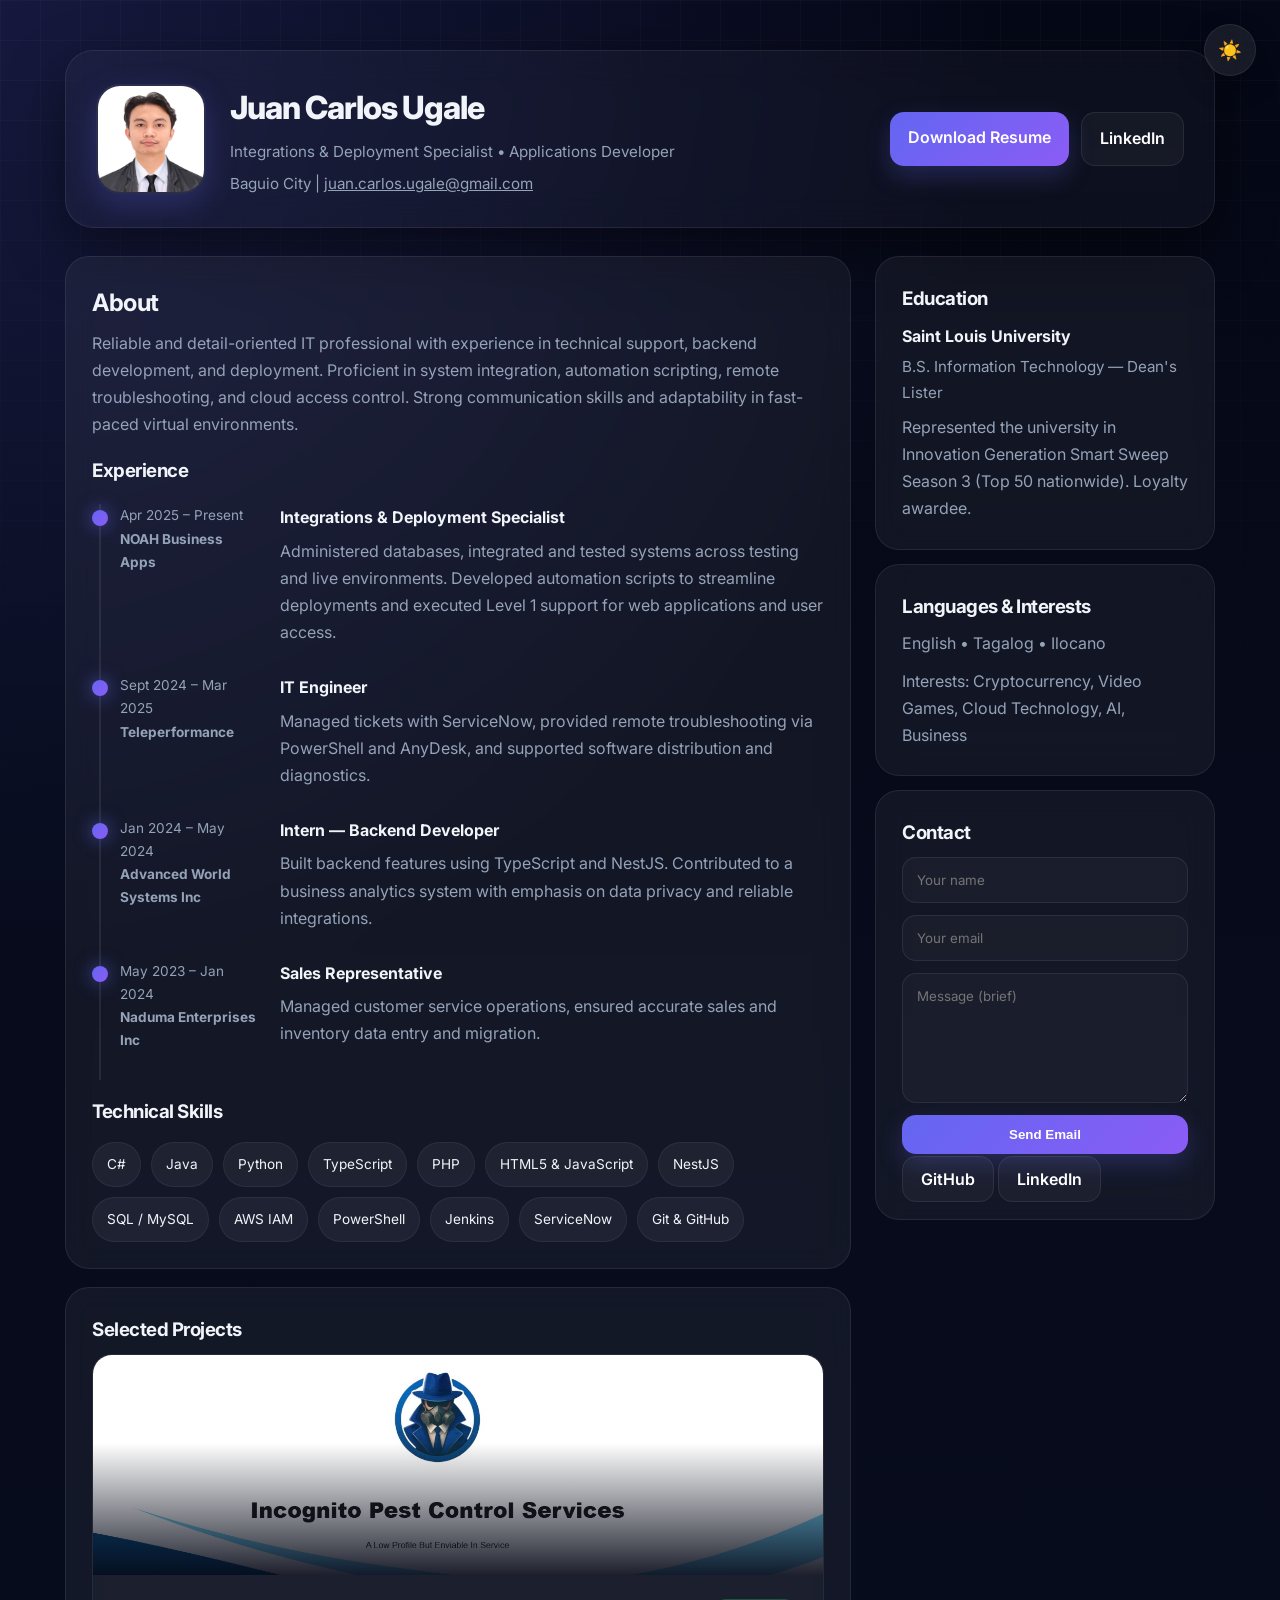
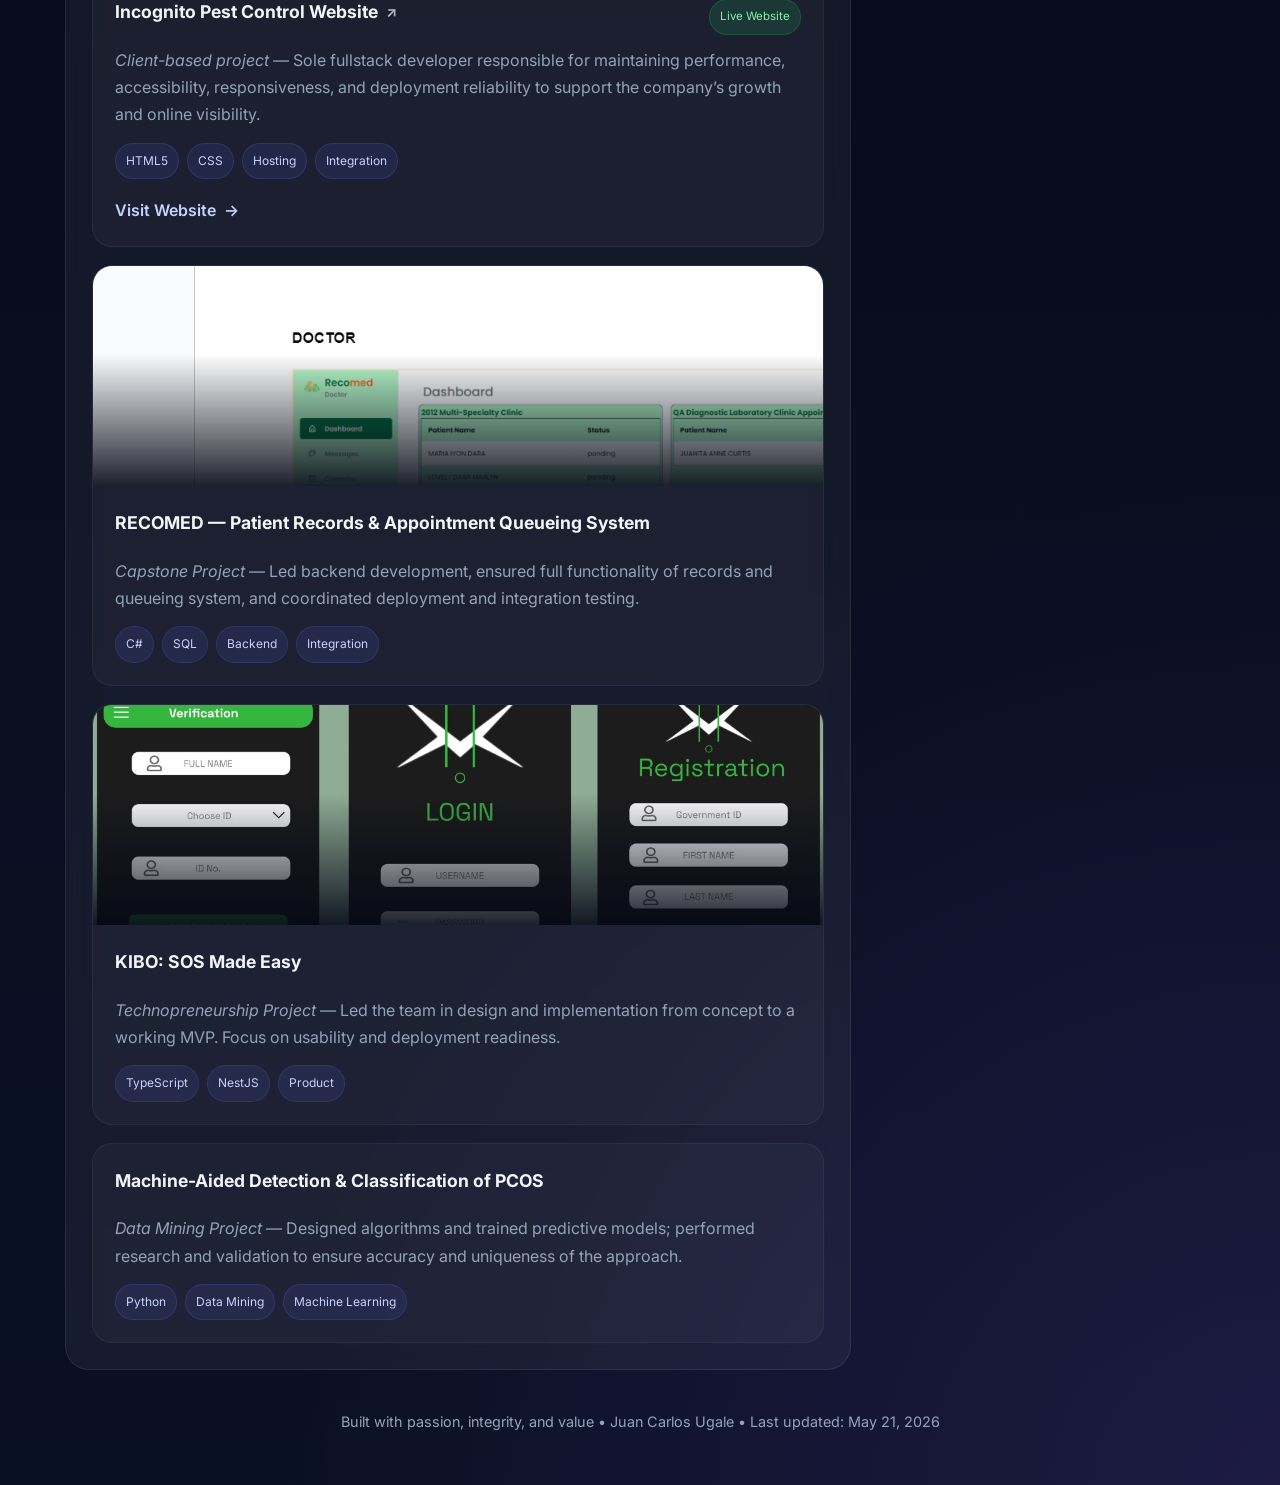
<file: index.html>
<!doctype html>
<html lang="en">
<head>
  <meta charset="utf-8">
  <meta name="viewport" content="width=device-width,initial-scale=1">
  <title>Juan Carlos Ugale — Portfolio</title>
  <meta name="description" content="Portfolio of Juan Carlos Ugale — Integrations & Deployment Specialist, Applications Developer">
  <link rel="stylesheet" href="styles.css">
</head>
<body>
  <button id="themeToggle" class="theme-toggle">
    ☀️
  </button>
  <div class="container">
    <header>
      <div class="avatar">
        <img src="profile.jpg" alt="Juan Carlos Ugale" />
      </div>
      <div>
        <h1>Juan Carlos Ugale</h1>
        <div class="sub">Integrations & Deployment Specialist • Applications Developer</div>
        <div class="sub" style="margin-top:6px">Baguio City | <a href="mailto:juan.carlos.ugale@gmail.com" style="color:inherit;text-decoration:underline">juan.carlos.ugale@gmail.com</a></div>
      </div>

      <div class="actions">
        <a class="btn" href="./Resume_JuanCarlosUgale.pdf" download>Download Resume</a>
        <a class="btn ghost" href="https://www.linkedin.com/in/juan-carlos-ugale-86aa08272/" target="_blank">LinkedIn</a>
      </div>
    </header>

    <main>
      <section>
        <div class="card intro">
          <h2 style="margin:0 0 6px">About</h2>
          <p>Reliable and detail-oriented IT professional with experience in technical support, backend development, and deployment. Proficient in system integration, automation scripting, remote troubleshooting, and cloud access control. Strong communication skills and adaptability in fast-paced virtual environments.</p>

          <div style="margin-top:16px">
            <h3 style="margin:0 0 8px">Experience</h3>
            <div class="timeline">

              <div class="job">
                <div class="meta">Apr 2025 – Present<br><strong>NOAH Business Apps</strong></div>
                <div>
                  <h4>Integrations & Deployment Specialist</h4>
                  <p>Administered databases, integrated and tested systems across testing and live environments. Developed automation scripts to streamline deployments and executed Level 1 support for web applications and user access.</p>
                </div>
              </div>

              <div class="job">
                <div class="meta">Sept 2024 – Mar 2025<br><strong>Teleperformance</strong></div>
                <div>
                  <h4>IT Engineer</h4>
                  <p>Managed tickets with ServiceNow, provided remote troubleshooting via PowerShell and AnyDesk, and supported software distribution and diagnostics.</p>
                </div>
              </div>

              <div class="job">
                <div class="meta">Jan 2024 – May 2024<br><strong>Advanced World Systems Inc</strong></div>
                <div>
                  <h4>Intern — Backend Developer</h4>
                  <p>Built backend features using TypeScript and NestJS. Contributed to a business analytics system with emphasis on data privacy and reliable integrations.</p>
                </div>
              </div>

              <div class="job">
                <div class="meta">May 2023 – Jan 2024<br><strong>Naduma Enterprises Inc</strong></div>
                <div>
                  <h4>Sales Representative</h4>
                  <p>Managed customer service operations, ensured accurate sales and inventory data entry and migration.</p>
                </div>
              </div>

            </div>
          </div>

          <div style="margin-top:16px">
            <h3 style="margin:0 0 8px">Technical Skills</h3>
            <div class="skills">
              <div class="skill">C#</div>
              <div class="skill">Java</div>
              <div class="skill">Python</div>
              <div class="skill">TypeScript</div>
              <div class="skill">PHP</div>
              <div class="skill">HTML5 & JavaScript</div>
              <div class="skill">NestJS</div>
              <div class="skill">SQL / MySQL</div>
              <div class="skill">AWS IAM</div>
              <div class="skill">PowerShell</div>
              <div class="skill">Jenkins</div>
              <div class="skill">ServiceNow</div>
              <div class="skill">Git & GitHub</div>
            </div>
          </div>

        </div>

        <div class="card" style="margin-top:18px">
          <h3 style="margin:0 0 8px">Selected Projects</h3>
          <div class="projects">

            <a 
              href="https://incognito-pestcontrol.com/" 
              target="_blank" 
              class="proj featured-project"
            >
              <div class="project-preview">
                <img src="incognito-preview.jpg" alt="Incognito Pest Control Website">
              </div>

              <div class="project-content">
                <div class="project-top">
                  <h5>
                    Incognito Pest Control Website
                    <span class="external-icon">↗</span>
                  </h5>

                  <span class="visit-pill">Live Website</span>
                </div>

                <p>
                  <em>Client-based project</em> — Sole fullstack developer responsible for maintaining performance, accessibility, responsiveness, and deployment reliability to support the company’s growth and online visibility.
                </p>

                <div class="tags">
                  <span class="tag">HTML5</span>
                  <span class="tag">CSS</span>
                  <span class="tag">Hosting</span>
                  <span class="tag">Integration</span>
                </div>

                <div class="visit-link">
                  Visit Website
                  <span>→</span>
                </div>
              </div>
            </a>

            <a 
              target="_blank" 
              class="proj featured-project"
            >
              <div class="project-preview">
                <img src="IT-Proj-preview.jpg" alt="RECOMED IT Project">
              </div>

              <div class="project-content">
                <div class="project-top">
                  <h5>
                    RECOMED — Patient Records & Appointment Queueing System
                  </h5>
                </div>

                <p>
                  <em>Capstone Project</em> — Led backend development, ensured full functionality of records and queueing system, and coordinated deployment and integration testing.
                </p>

                <div class="tags">
                  <span class="tag">C#</span>
                  <span class="tag">SQL</span>
                  <span class="tag">Backend</span>
                  <span class="tag">Integration</span>
                </div>
              </div>
            </a>

            <a 
              target="_blank" 
              class="proj featured-project"
            >
              <div class="project-preview">
                <img src="KIBO-preview.jpg" alt="RECOMED IT Project">
              </div>

              <div class="project-content">
                <div class="project-top">
                  <h5>
                    KIBO: SOS Made Easy
                  </h5>
                </div>

                <p>
                  <em>Technopreneurship Project</em> — Led the team in design and implementation from concept to a working MVP. Focus on usability and deployment readiness.
                </p>

                <div class="tags">
                  <span class="tag">TypeScript</span>
                  <span class="tag">NestJS</span>
                  <span class="tag">Product</span>
                </div>
              </div>
            </a>

            <a 
              target="_blank" 
              class="proj featured-project"
            >
              <div class="project-content">
                <div class="project-top">
                  <h5>
                    Machine-Aided Detection & Classification of PCOS
                  </h5>
                </div>

                <p>
                  <em>Data Mining Project</em> — Designed algorithms and trained predictive models; performed research and validation to ensure accuracy and uniqueness of the approach.
                </p>

                <div class="tags">
                  <span class="tag">Python</span>
                  <span class="tag">Data Mining</span>
                  <span class="tag">Machine Learning</span>
                </div>
              </div>
            </a>
          </div>
        </div>

      </section>

      <aside>
        <div class="card">
          <h3 style="margin:0 0 8px">Education</h3>
          <div>
            <strong>Saint Louis University</strong>
            <div class="sub">B.S. Information Technology — Dean's Lister</div>
            <p style="color:var(--muted);margin-top:8px">Represented the university in Innovation Generation Smart Sweep Season 3 (Top 50 nationwide). Loyalty awardee.</p>
          </div>
        </div>

        <div class="card" style="margin-top:14px">
          <h3 style="margin:0 0 8px">Languages & Interests</h3>
          <div style="color:var(--muted)">English • Tagalog • Ilocano</div>
          <div style="margin-top:10px;color:var(--muted)">Interests: Cryptocurrency, Video Games, Cloud Technology, AI, Business</div>
        </div>

        <div class="card contact" style="margin-top:14px">
          <h3 style="margin:0 0 8px">Contact</h3>
          <form action="https://formspree.io/f/mkgqlgqj" method="POST">
            <input type="text" name="name" placeholder="Your name" required>
            <input type="email" name="email" placeholder="Your email" required>
            <textarea name="message" placeholder="Message (brief)" required></textarea>
            <button class="btn" type="submit">Send Email</button>
          </form>

          <div style="margin-top:12px">
            <a class="btn ghost" href="https://github.com/juantoo3" target="_blank">GitHub</a>
            <a class="btn ghost" href="https://www.linkedin.com/in/juan-carlos-ugale-86aa08272/" target="_blank">LinkedIn</a>
          </div>
        </div>

      </aside>
    </main>

    <footer>
      Built with passion, integrity, and value • Juan Carlos Ugale • Last updated: May 21, 2026
    </footer>
  </div>

  <script>
  
  const toggleBtn = document.getElementById('themeToggle');

  function setTheme(mode){

    if(mode === 'light'){
      document.body.classList.add('light-mode');
      toggleBtn.innerHTML = '🌙';
    }
    else{
      document.body.classList.remove('light-mode');
      toggleBtn.innerHTML = '☀️';
    }

    localStorage.setItem('theme', mode);
  }

  const savedTheme = localStorage.getItem('theme');

  if(savedTheme){
    setTheme(savedTheme);
  }

  toggleBtn.addEventListener('click', () => {

    const isLight = document.body.classList.contains('light-mode');

    if(isLight){
      setTheme('dark');
    }
    else{
      setTheme('light');
    }

  });

  const reveals = document.querySelectorAll('.card, .proj, .job');

  const observer = new IntersectionObserver(entries => {
    entries.forEach(entry => {
      if(entry.isIntersecting){
        entry.target.classList.add('active');
      }
    });
  },{
    threshold:0.1
  });

  reveals.forEach(el=>{
    el.classList.add('reveal');
    observer.observe(el);
  });
</script>
  
</body>
</html>
</file>
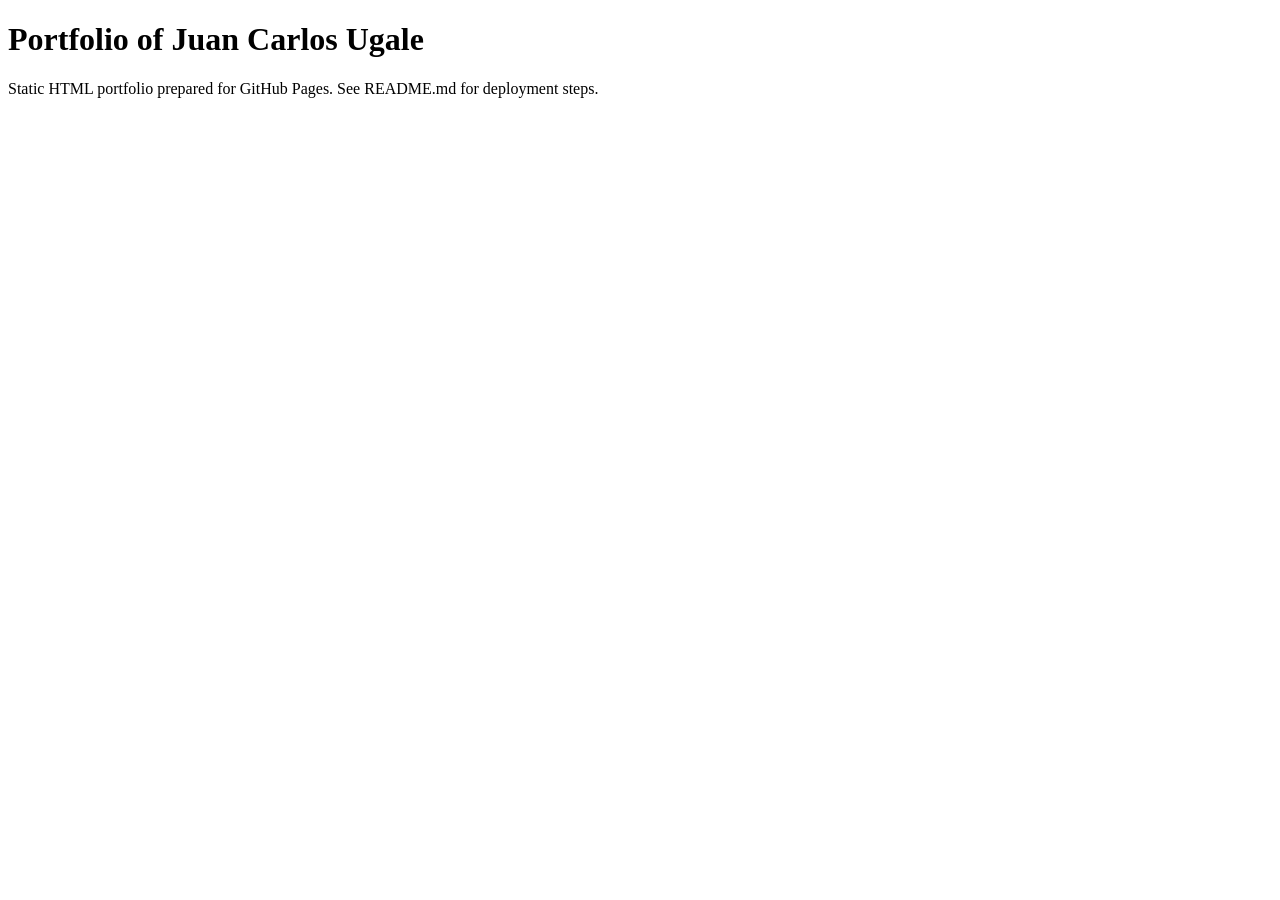
<file: Portfolio_JuanCarlos_Ugale.html>
<!doctype html>
<!-- Simplified header for brevity -->
<html lang="en"><head><meta charset="utf-8"><title>Juan Carlos Ugale Portfolio</title></head><body>
<h1>Portfolio of Juan Carlos Ugale</h1>
<p>Static HTML portfolio prepared for GitHub Pages. See README.md for deployment steps.</p>
</body></html>
</file>
<file: styles.css>
@import url('https://fonts.googleapis.com/css2?family=Inter:wght@400;500;600;700;800&display=swap');
    
    :root{

      /* DARK MODE DEFAULT */
      --bg:#050816;
      --bg2:#0a1024;

      --card:rgba(255,255,255,0.05);
      --border:rgba(255,255,255,0.08);

      --text:#f1f5f9;
      --muted:#94a3b8;

      --accent:#6366f1;
      --accent2:#8b5cf6;

      --shadow:rgba(0,0,0,.35);
    }

    /* LIGHT MODE */
    body.light-mode{
		
      --bg:#eef2ff;
      --bg2:#ffffff;

      --card:rgba(255,255,255,0.75);
      --border:rgba(15,23,42,0.08);

      --text:#0f172a;
      --muted:#475569;

      --accent:#4f46e5;
      --accent2:#7c3aed;

      --shadow:rgba(15,23,42,.08);
    }
    
    body.light-mode .card{
      backdrop-filter:blur(20px);
      background:rgba(255,255,255,.65);
    }

	body.light-mode .card,
    body.light-mode .proj{
      border:1px solid rgba(15,23,42,.08);
    }

    body.light-mode::before{
      opacity:.25;
    }
    
    *{
      margin:0;
      padding:0;
      box-sizing:border-box;
      transition:
      background-color .35s ease,
      border-color .35s ease,
      color .35s ease,
      box-shadow .35s ease;
    }
    
    html{
      scroll-behavior:smooth;
    }
    
    body{
      font-family:'Inter',sans-serif;
      background:
        radial-gradient(circle at top left, rgba(99,102,241,.18), transparent 30%),
        radial-gradient(circle at bottom right, rgba(139,92,246,.15), transparent 30%),
        linear-gradient(180deg,var(--bg),var(--bg2));
      color:var(--text);
      line-height:1.7;
      overflow-x:hidden;
    }
    
    /* animated background glow */
    body::before{
      content:'';
      position:fixed;
      inset:0;
      background-image:
        linear-gradient(rgba(255,255,255,.03) 1px, transparent 1px),
        linear-gradient(90deg, rgba(255,255,255,.03) 1px, transparent 1px);
      background-size:40px 40px;
      mask-image:linear-gradient(to bottom, rgba(0,0,0,.8), transparent);
      pointer-events:none;
    }
    
    .theme-toggle{
      position:fixed;
      top:24px;
      right:24px;
      width:52px;
      height:52px;
      border:none;
      border-radius:50%;
      cursor:pointer;
      z-index:9999;

      font-size:1.2rem;

      background:rgba(255,255,255,.08);
      backdrop-filter:blur(12px);

      color:white;

      border:1px solid rgba(255,255,255,.08);

      box-shadow:0 10px 30px rgba(0,0,0,.2);

      transition:.35s ease;
    }

    .theme-toggle:hover{
      transform:translateY(-4px) rotate(8deg);
    }

    body.light-mode .theme-toggle{
      background:white;
      color:#111827;
      border:1px solid rgba(0,0,0,.08);
    }
    
    .container{
      width:min(1150px, calc(100% - 40px));
      margin:auto;
      padding:50px 0;
    }
    
    header{
      display:flex;
      align-items:center;
      gap:24px;
      padding:30px;
      border:1px solid var(--border);
      background:rgba(255,255,255,0.03);
      backdrop-filter:blur(18px);
      border-radius:28px;
      box-shadow:0 20px 60px rgba(0,0,0,.45);
    }
    
    .avatar{
      width:110px;
      height:110px;
      border-radius:24px;
      overflow:hidden;
      border:2px solid rgba(255,255,255,.08);
      box-shadow:0 10px 30px rgba(99,102,241,.25);
      flex-shrink:0;
    }
    
    .avatar img{
      width:100%;
      height:100%;
      object-fit:cover;
    }
    
    h1{
      font-size:2rem;
      font-weight:800;
      letter-spacing:-1px;
    }
    
    .sub{
      color:var(--muted);
      font-size:.95rem;
      margin-top:4px;
    }
    
    .actions{
      margin-left:auto;
      display:flex;
      gap:12px;
    }
    
    .btn{
      position:relative;
      overflow:hidden;
      padding:12px 18px;
      border-radius:14px;
      border:none;
      text-decoration:none;
      color:white;
      font-weight:600;
      transition:.3s ease;
      background:linear-gradient(135deg,var(--accent),var(--accent2));
      box-shadow:0 10px 24px rgba(99,102,241,.25);
    }
    
    .btn:hover{
      transform:translateY(-3px);
      box-shadow:0 16px 30px rgba(99,102,241,.35);
    }
    
    .btn.ghost{
      background:rgba(255,255,255,.04);
      border:1px solid var(--border);
      box-shadow:none;
    }
    
    main{
      display:grid;
      grid-template-columns:1fr 340px;
      gap:24px;
      margin-top:28px;
    }
    
    .card{
      background:var(--card);
      border:1px solid var(--border);
      backdrop-filter:blur(14px);
      border-radius:24px;
      padding:26px;
      transition:.35s ease;
    }
    
    .card:hover{
      transform:translateY(-4px);
      border-color:rgba(99,102,241,.25);
    }
    
    h2,h3{
      margin-bottom:14px;
      letter-spacing:-.5px;
    }
    
    .intro p,
    .job p,
    .proj p{
      color:var(--muted);
    }
    
    .timeline{
      position:relative;
      margin-top:18px;
    }
    
    .timeline::before{
      content:'';
      position:absolute;
      left:7px;
      top:0;
      width:2px;
      height:100%;
      background:rgba(255,255,255,.08);
    }
    
    .job{
      position:relative;
      display:flex;
      gap:20px;
      padding-left:28px;
      padding-bottom:28px;
    }
    
    .job::before{
      content:'';
      position:absolute;
      left:0;
      top:6px;
      width:16px;
      height:16px;
      border-radius:50%;
      background:linear-gradient(135deg,var(--accent),var(--accent2));
      box-shadow:0 0 18px rgba(99,102,241,.7);
    }
    
    .meta{
      min-width:140px;
      font-size:.85rem;
      color:var(--muted);
    }
    
    .job h4{
      font-size:1rem;
      margin-bottom:6px;
    }
    
    .skills{
      display:flex;
      flex-wrap:wrap;
      gap:10px;
      margin-top:14px;
    }
    
    .skill{
      padding:10px 14px;
      border-radius:999px;
      background:rgba(255,255,255,.05);
      border:1px solid rgba(255,255,255,.06);
      font-size:.85rem;
      transition:.3s ease;
    }
    
    .skill:hover{
      transform:translateY(-3px);
      background:rgba(99,102,241,.15);
      border-color:rgba(99,102,241,.25);
    }
    
    .projects{
      display:grid;
      gap:18px;
    }
    
    .proj{
      padding:22px;
      border-radius:20px;
      background:rgba(255,255,255,.03);
      border:1px solid rgba(255,255,255,.05);
      transition:.35s ease;
    }
    
    .proj:hover{
      transform:translateY(-6px);
      border-color:rgba(99,102,241,.35);
      box-shadow:0 18px 40px rgba(0,0,0,.35);
    }
    
    .proj h5{
      font-size:1.05rem;
      margin-bottom:10px;
    }
    
    .proj a{
      color:white;
      text-decoration:none;
    }
    
    .project-preview::after{
      content:'';
      position:absolute;
      inset:0;
      background:linear-gradient(
        to top,
        rgba(5,8,22,.9),
        transparent 60%
      );
    }
    
    .featured-project{
      display:block;
      text-decoration:none;
      color:inherit;
      overflow:hidden;
      padding:0;
      cursor:pointer;
      transition:.4s ease;
    }

    .featured-project:hover{
      transform:translateY(-8px);
      box-shadow:
        0 20px 50px rgba(0,0,0,.45),
        0 0 30px rgba(99,102,241,.15);
    }

    .project-preview{
      position:relative;
      overflow:hidden;
      height:220px;
    }

    .project-preview img{
      width:100%;
      height:100%;
      object-fit:cover;
      transition:transform .6s ease;
    }

    .featured-project:hover .project-preview img{
      transform:scale(1.05);
    }

    .project-content{
      padding:22px;
    }

    .project-top{
      display:flex;
      align-items:center;
      justify-content:space-between;
      gap:12px;
      margin-bottom:10px;
    }

    .project-top h5{
      display:flex;
      align-items:center;
      gap:8px;
      font-size:1.1rem;
    }

    .external-icon{
      font-size:.9rem;
      opacity:.7;
      transition:.3s ease;
    }

    .featured-project:hover .external-icon{
      transform:translate(3px,-3px);
      opacity:1;
    }

    .visit-pill{
      font-size:.72rem;
      padding:7px 10px;
      border-radius:999px;
      background:rgba(34,197,94,.15);
      color:#86efac;
      border:1px solid rgba(34,197,94,.2);
      white-space:nowrap;
    }

    .visit-link{
      margin-top:18px;
      display:flex;
      align-items:center;
      gap:8px;
      color:#c7d2fe;
      font-weight:600;
    }

    .visit-link span{
      transition:transform .3s ease;
    }

    .featured-project:hover .visit-link span{
      transform:translateX(4px);
    }
    
    .tags{
      display:flex;
      flex-wrap:wrap;
      gap:8px;
      margin-top:14px;
    }
    
    .tag{
      font-size:.75rem;
      padding:7px 10px;
      border-radius:999px;
      background:rgba(99,102,241,.12);
      color:#c7d2fe;
      border:1px solid rgba(99,102,241,.2);
    }
    
    aside{
      position:sticky;
      top:24px;
      height:fit-content;
    }
    
    .contact form{
      display:flex;
      flex-direction:column;
      gap:12px;
    }
    
    input,
    textarea{
      background:rgba(255,255,255,.03);
      border:1px solid rgba(255,255,255,.08);
      padding:14px;
      border-radius:14px;
      color:white;
      font-family:inherit;
      transition:.25s ease;
    }
    
    input:focus,
    textarea:focus{
      outline:none;
      border-color:rgba(99,102,241,.5);
      box-shadow:0 0 0 4px rgba(99,102,241,.12);
    }
    
    textarea{
      min-height:130px;
      resize:vertical;
    }
    
    footer{
      text-align:center;
      margin-top:40px;
      color:var(--muted);
      font-size:.9rem;
    }
    
    /* reveal animation */
    .reveal{
      opacity:0;
      transform:translateY(30px);
      transition:all .8s ease;
    }
    
    .reveal.active{
      opacity:1;
      transform:translateY(0);
    }
    
    @media(max-width:980px){
    
      main{
        grid-template-columns:1fr;
      }
    
      aside{
        position:relative;
        top:0;
      }
    
      header{
        flex-direction:column;
        align-items:flex-start;
      }
    
      .actions{
        margin-left:0;
        flex-wrap:wrap;
      }
    }

    body.light-mode .btn.ghost{
      background:rgba(255,255,255,.9);
      color:#111827;
      border:1px solid rgba(15,23,42,.12);
    }

    body.light-mode .btn.ghost:hover{
      background:#ffffff;
      box-shadow:0 10px 25px rgba(15,23,42,.08);
    }

    body.light-mode .tag{
      background:rgba(79,70,229,.10);
      color:#3730a3;
      border:1px solid rgba(79,70,229,.15);
    }

    body.light-mode .visit-link{
      color:#4338ca;
    }

    body.light-mode .visit-pill{
      background:rgba(34,197,94,.12);
      color:#166534;
      border:1px solid rgba(34,197,94,.18);
    }

    body.light-mode .sub,
    body.light-mode .proj p,
    body.light-mode .job p,
    body.light-mode .intro p{
      color:#475569;
    }

    body.light-mode .project-top h5,
    body.light-mode h1,
    body.light-mode h2,
    body.light-mode h3,
    body.light-mode h4{
      color:#0f172a;
    }

    body.light-mode .proj a{
      color:#111827;
    }

    body.light-mode .skill{
      background:rgba(255,255,255,.75);
      color:#1e293b;
      border:1px solid rgba(15,23,42,.08);
    }

    body.light-mode .skill:hover{
      background:rgba(79,70,229,.08);
      color:#312e81;
    }

    body.light-mode input,
    body.light-mode textarea{
      background:rgba(255,255,255,.85);
      color:#0f172a;
      border:1px solid rgba(15,23,42,.10);
    }

    body.light-mode input::placeholder,
    body.light-mode textarea::placeholder{
      color:#64748b;
    }
</file>
